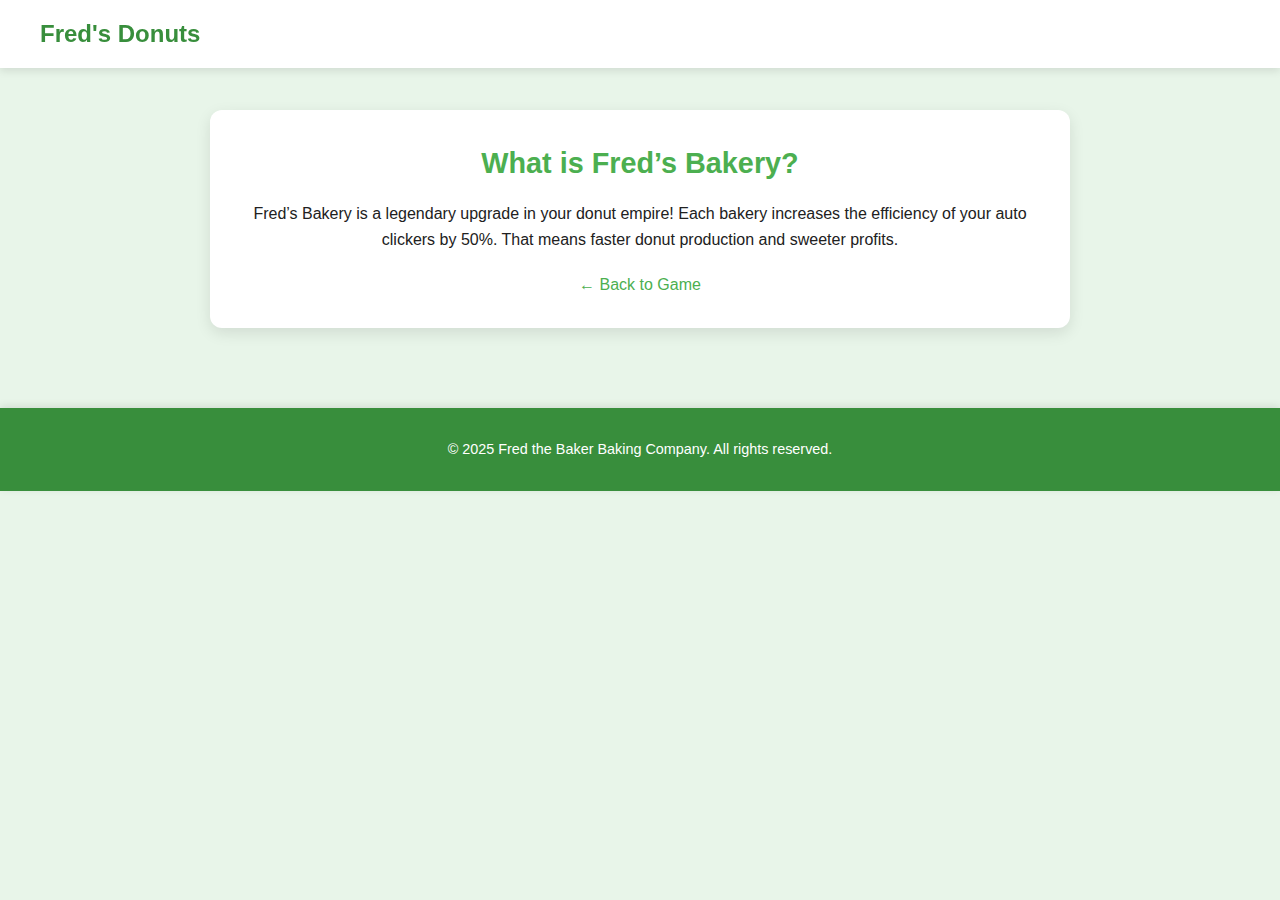
<file: freds-bakery.html>
<!DOCTYPE html>
<html lang="en">
<head>
  <meta charset="UTF-8">
  <title>About Fred's Bakery</title>
  <link rel="stylesheet" href="css/style.css">
</head>
<body>
  <header class="site-header">
    <div class="logo"><a href="index.html">Fred's Donuts</a></div>
  </header>

  <div class="container">
    <main class="game-area">
      <section class="project-item">
        <h1 class="project-item-title">What is Fred’s Bakery?</h1>
        <p class="project-item-text">
          Fred’s Bakery is a legendary upgrade in your donut empire! Each bakery increases the efficiency of your auto clickers by 50%. That means faster donut production and sweeter profits.
        </p>
        <a href="index.html" class="learn-more-link">← Back to Game</a>
      </section>
    </main>
  </div>

  <footer class="site-footer">
    <p>&copy; 2025 Fred the Baker Baking Company. All rights reserved.</p>
  </footer>
</body>
</html>
</file>
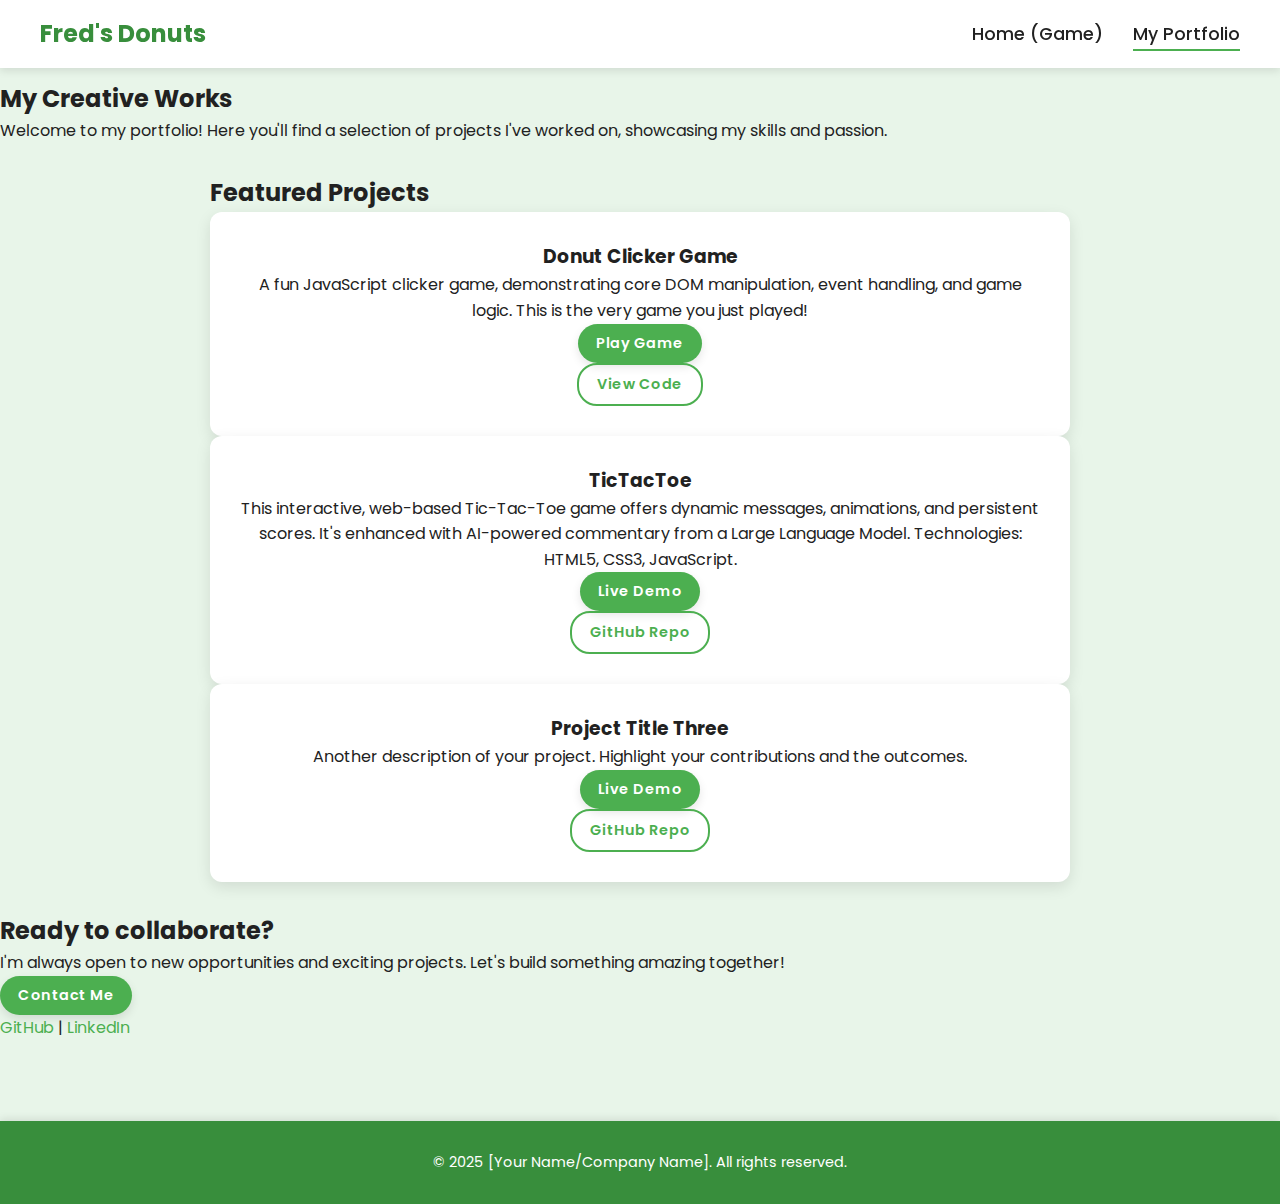
<file: portfolio.html>
<!DOCTYPE html>
<html lang="en">
<head>
    <meta charset="UTF-8">
    <meta name="viewport" content="width=device-width, initial-scale=1.0">
    <title>My Portfolio - [Your Name]</title>
    <link rel="preconnect" href="https://fonts.googleapis.com">
    <link rel="preconnect" href="https://fonts.gstatic.com" crossorigin>
    <link href="https://fonts.googleapis.com/css2?family=Poppins:wght@300;400;500;600;700&display=swap" rel="stylesheet">
    
    <link rel="stylesheet" href="css/style.css">
</head>
<body>

    <header class="site-header">
        <div class="logo">
            <a href="index.html">Fred's Donuts</a> </div>
        <nav>
            <ul class="nav-links">
                <li><a href="index.html">Home (Game)</a></li>
                <li><a href="portfolio.html" class="active">My Portfolio</a></li>
            </ul>
        </nav>
    </header>
    <main>
        <section class="projects-hero">
            <h2>My Creative Works</h2>
            <p>Welcome to my portfolio! Here you'll find a selection of projects I've worked on, showcasing my skills and passion.</p>
        </section>

        <section class="all-projects container">
            <h2>Featured Projects</h2>
            <div class="project-grid">
                <div class="project-item">
                    <h3>Donut Clicker Game</h3>
                    <p>A fun JavaScript clicker game, demonstrating core DOM manipulation, event handling, and game logic. This is the very game you just played!</p>
                    <a href="index.html" class="btn btn-small">Play Game</a>
                    <a href="https://github.com/JJsoprano" target="_blank" class="btn btn-small btn-secondary">View Code</a>
                </div>

                <div class="project-item">
                    <h3>TicTacToe</h3>
                    <p>This interactive, web-based Tic-Tac-Toe game offers dynamic messages, animations, and persistent scores. It's enhanced with AI-powered commentary from a Large Language Model.

Technologies: HTML5, CSS3, JavaScript.</p>
                    <a href="https://jjsoprano.github.io/TicTackToe/" target="_blank" class="btn btn-small">Live Demo</a>
                    <a href="https://github.com/JJsoprano" target="_blank" class="btn btn-small btn-secondary">GitHub Repo</a>
                </div>

                <div class="project-item">
                    <h3>Project Title Three</h3>
                    <p>Another description of your project. Highlight your contributions and the outcomes.</p>
                    <a href="https://yourproject3liveurl.com" target="_blank" class="btn btn-small">Live Demo</a>
                    <a href="https://github.com/JJsoprano" target="_blank" class="btn btn-small btn-secondary">GitHub Repo</a>
                </div>

                </div>
        </section>

        <section class="contact-prompt">
            <h2>Ready to collaborate?</h2>
            <p>I'm always open to new opportunities and exciting projects. Let's build something amazing together!</p>
            <!-- UPDATED: This link now points to your contact.html file -->
            <a href="contact.html" class="btn btn-small">Contact Me</a>
            <p class="text-center text-gray-600 mt-8 mb-4"></p>
            <div class="flex justify-center space-x-4">
                <a
                  href="https://github.com/JJsoprano"
                >GitHub</a>
                <span>|</span>
                <a
                  href="https://www.linkedin.com/in/joshua-johnston-1783991b6"
                  target="_blank"
                  class="text-blue-600 hover:text-blue-800 transition duration-300 ease-in-out"
                >LinkedIn</a>
            </div>
        </section>
    </main>

    <footer class="site-footer">
        <p>&copy; 2025 [Your Name/Company Name]. All rights reserved.</p>
    </footer>

    </body>
</html>
</file>
<file: css/style.css>
/* --- CSS Reset & Base Styles --- */
* {
    margin: 0;
    padding: 0;
    box-sizing: border-box;
}

/* Define CSS Variables for easy theme changes */
:root {
    --primary-color: #4CAF50; /* A brighter green */
    --secondary-color: #388E3C; /* A darker green */
    --accent-color: #FFC107; /* Amber/gold accent */
    --text-color: #212121; /* Darker gray for main text */
    --light-text-color: #FFFFFF; /* White for text on dark backgrounds */
    --background-light: #E8F5E9; /* Very light green/mint for overall background */
    --background-medium: #C8E6C9; /* Slightly darker green for sections like hero */
    --border-color: #BBDEFB; /* A light blue for borders */
    --shadow-light: rgba(0, 0, 0, 0.1);
    --shadow-medium: rgba(0, 0, 0, 0.15);
    --shadow-strong: rgba(0, 0, 0, 0.25);
}

body {
    font-family: 'Poppins', sans-serif;
    line-height: 1.6;
    background-color: var(--background-light);
    color: var(--text-color);
    padding-top: 80px; /* Space for fixed header */
    scroll-behavior: smooth;
}

a {
    text-decoration: none;
    color: var(--primary-color);
    transition: color 0.3s ease, transform 0.2s ease;
}

a:hover {
    color: var(--secondary-color);
    transform: translateY(-2px);
}

/* --- Utility Classes --- */
.container {
    max-width: 900px; /* Consistent content width */
    margin: 30px auto; /* Added margin to separate from header and add space below */
    padding: 0 20px;
}

/* --- Header & Navigation --- */
.site-header {
    position: fixed;
    top: 0;
    width: 100%;
    background-color: var(--light-text-color);
    padding: 15px 40px;
    box-shadow: 0 3px 8px var(--shadow-light);
    display: flex;
    justify-content: space-between;
    align-items: center;
    z-index: 1000;
}

.logo a {
    display: flex;
    align-items: center;
    color: var(--secondary-color); /* Apply color to the logo text */
    font-size: 1.5em; /* Make logo text larger */
    font-weight: 700;
}

.logo-img {
    width: 50px;
    height: 50px;
    object-fit: cover;
    border-radius: 50%;
    box-shadow: 0 2px 5px var(--shadow-light);
    transition: transform 0.3s ease;
    margin-right: 10px; /* Space between logo image and text */
}

.logo-img:hover {
    transform: scale(1.05);
}

.nav-links {
    list-style: none;
    display: flex;
    gap: 30px;
}

.nav-links a {
    color: var(--text-color);
    font-weight: 500;
    font-size: 1.1em;
    padding: 5px 0;
    position: relative;
}

.nav-links a::after {
    content: '';
    position: absolute;
    left: 0;
    bottom: 0;
    width: 0;
    height: 2px;
    background-color: var(--primary-color);
    transition: width 0.3s ease;
}

.nav-links a:hover::after,
.nav-links a.active::after {
    width: 100%;
}

/* --- Game Sections - Adapting Hero and Project Item Styles --- */
.game-area {
    display: flex;
    flex-direction: column;
    gap: 30px; /* Space between sections */
}

/* Styling for the main Donut Clicker section (adapted from .hero) */
.hero {
    background-color: var(--background-medium);
    padding: 40px;
    text-align: center;
    color: var(--text-color);
    display: flex;
    flex-direction: row; /* Keeps images side-by-side on larger screens */
    align-items: center; /* Vertically centers images */
    justify-content: center; /* Horizontally centers the pair of images */
    border-radius: 12px;
    box-shadow: 0 5px 15px var(--shadow-light);
    gap: 40px; /* Space between the two donut images */
    flex-wrap: wrap; /* Allows images to wrap onto a new line on smaller screens */
}

/* These specific rules were for the hero-content div which you've moved.
   They are commented out as they no longer apply to direct children of .hero */
/* .hero-content {
    display: flex;
    flex-direction: column;
    align-items: center;
    justify-content: center;
    text-align: center;
    flex-grow: 1;
    max-width: 600px;
} */

.hero-title {
    font-size: 2.5rem;
    margin-bottom: 15px;
    color: var(--secondary-color);
    text-shadow: 1px 1px 2px var(--shadow-light);
}

.hero-text {
    font-size: 1.15rem;
    max-width: 700px;
    margin: 0 auto 30px auto;
    color: var(--text-color);
}

.hero-donut-img { /* Your main Homer donut image */
    width: 250px;
    height: 250px;
    object-fit: cover;
    /* margin: 20px auto; -- This was removed as flex gap handles spacing better for direct children */
    display: block;
    border-radius: 50%;
    box-shadow: 0 5px 15px var(--shadow-light);
    transition: transform 0.3s ease, box-shadow 0.3s ease;
    flex-shrink: 0; /* Prevents shrinking from its defined size as much as possible */
    flex-grow: 0; /* Prevents it from growing to fill space */
}

.hero-donut-img:hover {
    transform: scale(1.05) rotate(5deg);
    box-shadow: 0 8px 20px var(--shadow-medium);
}

/* This is the class for your LEFT donut image */
.my-circular-image {
    width: 120%; /* As you specified, you can adjust this */
    height: 120px; /* Must be same as width for a perfect circle */
    border-radius: 50%;
    object-fit: flex; /* Important to ensure the image fills the circular space */
    display: block;
    box-shadow: 0 5px 15px var(--shadow-light); /* Added consistent shadow */
    transition: transform 0.3s ease, box-shadow 0.3s ease; /* Added consistent transition */
    flex-shrink: 10; /* Prevents shrinking from its defined size as much as possible */
    flex-grow: 0; /* Prevents it from growing to fill space */
}
.my-circular-image:hover { /* Add hover effect for consistency */
    transform: scale(1.1) rotate(-8deg); /* Example hover effect, adjust as desired */
    box-shadow: 0 5px 15px var(--shadow-medium);
}



.donut-count-display { /* Custom class for the donut count */
    font-size: 3.5rem;
    font-weight: 700;
    color: var(--primary-color);
    margin-bottom: 30px;
}

/* Styling for Auto Clicker and Game Controls sections (adapted from .project-item) */
.project-item {
    background-color: var(--light-text-color);
    padding: 30px;
    border-radius: 12px;
    box-shadow: 0 5px 15px var(--shadow-light);
    text-align: center;
    display: flex;
    flex-direction: column;
    align-items: center;
    transition: transform 0.3s ease, box-shadow 0.3s ease;
}

.project-item:hover {
    transform: translateY(-5px);
    box-shadow: 0 8px 20px var(--shadow-medium);
}

.project-item-title {
    font-size: 1.8rem;
    margin-bottom: 15px;
    color: var(--primary-color);
}

.project-item-text {
    font-size: 1em;
    margin-bottom: 20px;
}

.auto-clicker-info {
    font-size: 1.1em;
    margin-bottom: 10px;
}

/* --- Buttons --- */
.btn {
    display: inline-block;
    padding: 14px 30px;
    background-color: var(--primary-color);
    color: var(--light-text-color);
    border-radius: 30px;
    text-decoration: none;
    font-weight: 600;
    font-size: 1.05rem;
    letter-spacing: 0.5px;
    transition: background-color 0.3s ease, transform 0.2s ease, box-shadow 0.3s ease;
    box-shadow: 0 4px 10px var(--shadow-light);
    border: none;
    cursor: pointer;
}

.btn:hover {
    background-color: var(--secondary-color);
    transform: translateY(-3px);
    box-shadow: 0 6px 15px var(--shadow-medium);
}

.btn-secondary {
    background-color: transparent;
    color: var(--primary-color);
    border: 2px solid var(--primary-color);
    box-shadow: none;
}

.btn-secondary:hover {
    background-color: var(--primary-color);
    color: var(--light-text-color);
    box-shadow: 0 4px 10px var(--shadow-light);
}

.btn-small {
    padding: 8px 18px;
    font-size: 0.9rem;
    border-radius: 20px;
}

/* --- Modals --- */
.modal {
    display: none; /* Correct: Hidden by default */
    position: fixed;
    z-index: 9999; /* Critical: ENSURE this is the highest z-index on the page */
    left: 0;
    top: 0;
    width: 100%;
    height: 100%;
    overflow: auto;
    background-color: rgba(0, 0, 0, 0.5); /* Adjusted: Less opaque black overlay */
    align-items: center;
    justify-content: center;
    opacity: 0;
    transition: opacity 0.3s ease;
}

.modal.is-visible {
    opacity: 1;
    display: flex;
}

.modal-content {
    background-color: var(--light-text-color);
    padding: 40px;
    border-radius: 12px;
    box-shadow: 0 8px 25px var(--shadow-medium);
    position: relative;
    width: 90%;
    max-width: 550px;
    animation: animatetop 0.4s;
    text-align: center;
    background-color: #FFFFFF; /* Explicitly set to white for clarity */
    color: var(--text-color); /* Ensure text within modal is readable */
}

/* Modal Animation (Optional) */
@keyframes animatetop {
    from {top: -300px; opacity: 0}
    to {top: 0; opacity: 1}
}

.close-button {
    color: var(--text-color);
    position: absolute;
    top: 15px;
    right: 25px;
    font-size: 35px;
    font-weight: bold;
    transition: color 0.3s ease;
    cursor: pointer;
}

.close-button:hover,
.close-button:focus {
    color: var(--primary-color);
    text-decoration: none;
    cursor: pointer;
}

.modal-title {
    font-size: 2rem;
    color: var(--secondary-color);
    margin-bottom: 20px;
    border-bottom: 2px solid var(--border-color);
    padding-bottom: 10px;
}

.modal-text {
    font-size: 1.1em;
    line-height: 1.7;
    margin-bottom: 15px;
    text-align: left;
}

.modal-links {
    display: flex;
    justify-content: center;
    gap: 15px;
    margin-top: 20px;
}


/* --- Footer --- */
.site-footer {
    text-align: center;
    padding: 30px 20px;
    margin-top: 80px;
    background-color: var(--secondary-color);
    color: var(--light-text-color);
    font-size: 0.9em;
    box-shadow: 0 -2px 8px var(--shadow-light);
}

/* --- Responsive Design (Media Queries) --- */
@media (max-width: 768px) {
    body {
        padding-top: 65px;
    }
    .site-header {
        flex-direction: column;
        align-items: flex-start;
        padding: 10px 20px;
    }

    .logo a {
        font-size: 1.3em;
    }
    .logo-img {
        width: 40px;
        height: 40px;
    }

    .nav-links {
        flex-direction: column;
        width: 100%;
        text-align: center;
        margin-top: 15px;
        gap: 10px;
    }

    .nav-links li {
        width: 100%;
    }

    .nav-links a {
        padding: 8px 0;
        display: block;
        font-size: 1em;
    }

    .hero {
        flex-direction: column; /* Stack items vertically on smaller screens */
        padding: 40px 15px;
        gap: 15px; /* Reduce gap when stacked */
    }
    /* Removed hero-content specific responsive rules as the div is no longer there */

    /* Keep or adjust if these titles/texts are still relevant in a new location */
    .hero-title {
        font-size: 2rem;
    }
    .hero-text {
        font-size: 1em;
    }
    .donut-count-display {
        font-size: 3rem;
    }

    /* Adjust image sizes for smaller screens */
    .hero-donut-img {
        width: 150px;
        height: 150px;
    }
    .my-circular-image {
        width: 100px;
        height: 100px;
    }

    /* hero-side-donut-img rule is removed as it's no longer used */

    .btn {
        padding: 12px 25px;
        font-size: 0.95rem;
    }

    .project-item {
        padding: 20px;
    }
    .project-item-title {
        font-size: 1.6rem;
    }
    .project-item-text {
        font-size: 0.95em;
    }

    .modal-content {
        padding: 30px;
        width: 95%;
    }
    .modal-title {
        font-size: 1.8rem;
    }
    .modal-text {
        font-size: 1em;
    }
    .close-button {
        font-size: 30px;
        top: 10px;
        right: 20px;
    }
    .modal-links {
        flex-direction: column; /* Stack buttons in modals on small screens */
        gap: 10px;
    }
}

@media (max-width: 480px) {
    .site-header {
        padding: 8px 15px;
    }
    .logo a {
        font-size: 1.1em;
    }
    .nav-links {
        gap: 8px;
    }
    /* Adjust sizes for very small screens if necessary */
    .hero-donut-img {
        width: 120px;
        height: 120px;
    }
    .my-circular-image {
        width: 80px;
        height: 80px;
    }
    .hero-title {
        font-size: 1.8rem;
    }
    .hero-text {
        font-size: 0.9em;
    }
    .donut-count-display {
        font-size: 2.5rem;
    }
    .btn {
        padding: 10px 20px;
        font-size: 0.9rem;
    }
    .project-item-title {
        font-size: 1.4rem;
    }
    .modal-title {
        font-size: 1.5rem;
    }
}

/* Essential for game logic - Keep this at the very end for proper override */
.button--disabled {
    background-color: #cccccc !important; /* Grey background for disabled */
    color: #666666 !important;
    cursor: not-allowed !important;
    opacity: 0.7;
    transform: none !important; /* Override hover/active transforms */
    box-shadow: none !important; /* Remove shadow when disabled */
}

.button--disabled:hover {
    background-color: #cccccc !important;
    transform: none !important;
}
</file>
